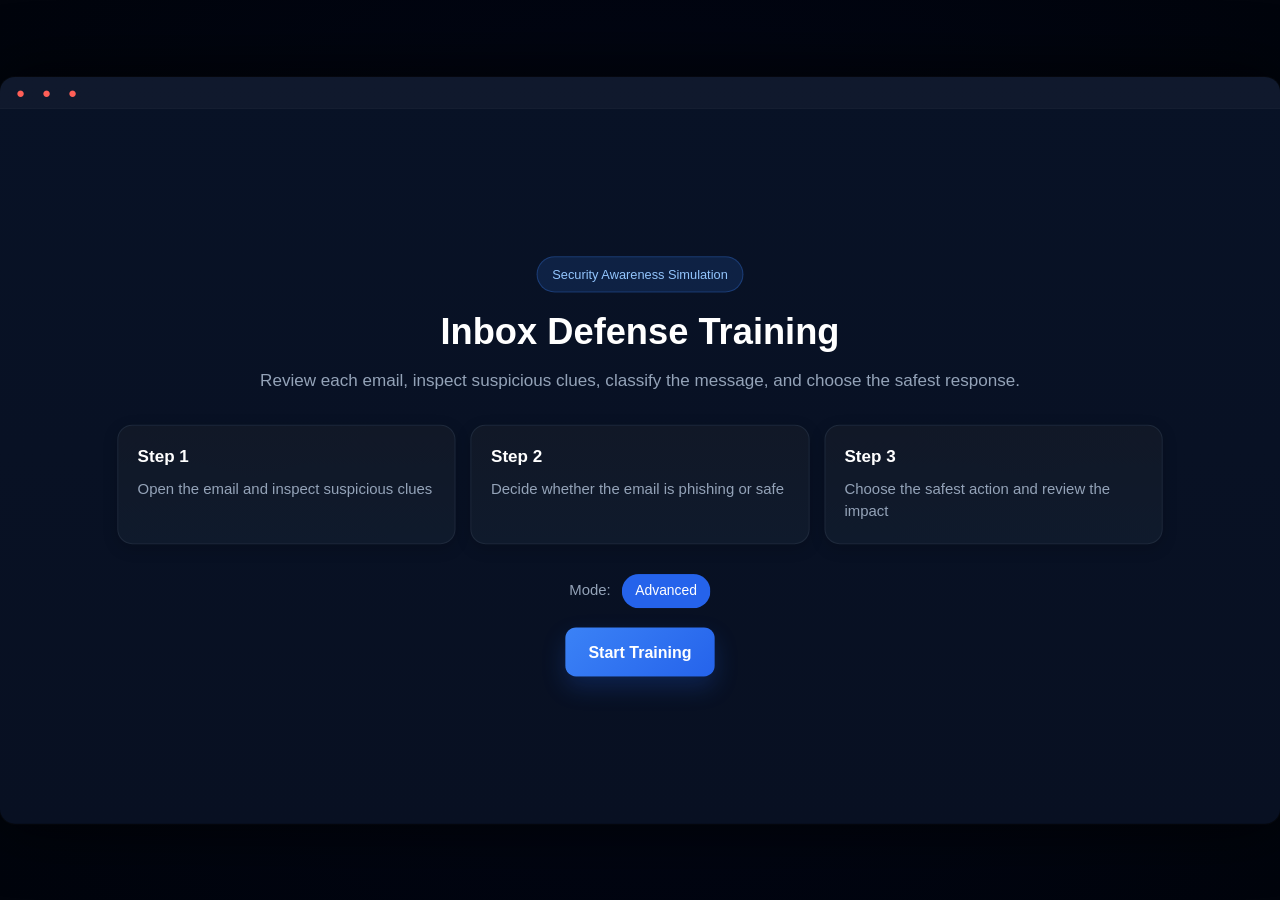
<file: index.html>
<!DOCTYPE html>
<html lang="en">
<head>
  <meta charset="UTF-8">
  <meta name="viewport" content="width=device-width, initial-scale=1.0">
  <title>BountyPlay - Inbox Defense Training</title>
  <link rel="stylesheet" href="css/email.css">
</head>
<body>

  <div class="vm-container">

    <!-- ================= BRIEFING SCREEN ================= -->
    <div id="briefingScreen" class="screen active">
      <div class="center-box">
        <div class="brief-badge">Security Awareness Simulation</div>
        <h1>Inbox Defense Training</h1>
        <p>Review each email, inspect suspicious clues, classify the message, and choose the safest response.</p>

        <div class="brief-points">
          <div class="brief-card">
            <strong>Step 1</strong>
            <span>Open the email and inspect suspicious clues</span>
          </div>
          <div class="brief-card">
            <strong>Step 2</strong>
            <span>Decide whether the email is phishing or safe</span>
          </div>
          <div class="brief-card">
            <strong>Step 3</strong>
            <span>Choose the safest action and review the impact</span>
          </div>
        </div>

        <div class="difficulty-row">
          <span class="difficulty-label">Mode:</span>
          <span class="difficulty-chip active">Advanced</span>
        </div>

        <button class="primary-btn" onclick="startTraining()">Start Training</button>
      </div>
    </div>

    <!-- ================= GAME SCREEN ================= -->
    <div id="gameScreen" class="screen">
      <div id="tutorialOverlay"></div>

      <div id="tutorialModal" class="tutorial-modal">
        <div class="tutorial-box">📩 Check this email first</div>
      </div>

      <div class="topbar">
        <img src="image/logo1.png" alt="BountyPlay Logo" class="logo-small">

        <div class="hud">
          <span>Score: <b id="score">0</b></span>
          <span>Progress: <b id="progress">1/5</b></span>
          <span>Mistakes: <b id="mistakes">0/4</b></span>
        </div>
      </div>

      <div class="mail-layout">
        <div class="sidebar">
          <div class="compose-btn">✏️ Compose</div>

          <div class="menu">
            <div class="menu-item active">📥 Inbox <span>5</span></div>
            <div class="menu-item">⭐ Starred</div>
            <div class="menu-item">🕒 Snoozed</div>
            <div class="menu-item">📤 Sent</div>
            <div class="menu-item">📄 Drafts</div>
            <div class="menu-item">🗑 Trash</div>
          </div>

          <div class="upgrade">Awareness Mode</div>
        </div>

        <div class="mail-content">
          <div class="gmail-topbar">
            <input type="text" placeholder="Search mail" readonly>
          </div>

          <div class="gmail-tabs">
            <span class="active">Primary</span>
            <span>Promotions</span>
            <span>Social</span>
          </div>

          <div class="progress-wrap">
            <div class="progress-bar">
              <div id="progressFill"></div>
            </div>
          </div>

          <!-- ===== EMAIL LIST ===== -->
          <div id="emailList" class="email-list">
            <div id="firstEmail" class="email-item clickable-mail unread" onclick="openEmail(0)">
              <span class="sender">Google</span>
              <span class="subject">Security Alert: Suspicious Sign-in Attempt</span>
              <span class="time">Now</span>
            </div>

            <div class="email-item clickable-mail unread" onclick="openEmail(1)">
              <span class="sender">Security Bank</span>
              <span class="subject">Account Verification Required</span>
              <span class="time">Now</span>
            </div>

            <div class="email-item clickable-mail unread" onclick="openEmail(2)">
              <span class="sender">CEO Office</span>
              <span class="subject">Urgent request before my meeting</span>
              <span class="time">8:54 AM</span>
            </div>

            <div class="email-item clickable-mail unread" onclick="openEmail(3)">
              <span class="sender">FlashExpress</span>
              <span class="subject">Your parcel is on hold</span>
              <span class="time">8:22 AM</span>
            </div>

            <div class="email-item clickable-mail unread" onclick="openEmail(4)">
              <span class="sender">Maya</span>
              <span class="subject">Your transaction receipt</span>
              <span class="time">7:41 AM</span>
            </div>
          </div>

          <!-- ===== EMAIL VIEW ===== -->
          <div id="emailView" style="display:none;">
            <div class="gmail-email-top">
              <button class="back-btn" onclick="goBack()">←</button>
              <button class="analyze-btn" onclick="openDecisionModal()">Analyze Email</button>
              <button class="report-btn" onclick="quickReport()">🚨 Report Phishing</button>
            </div>

            <h1 id="emailSubject" class="gmail-subject"></h1>

            <div class="gmail-sender-row">
              <div class="gmail-avatar">👤</div>

              <div class="gmail-sender-info">
                <strong id="emailSender"></strong>
                <span class="gmail-to">to me</span>
              </div>

              <div class="gmail-time" id="emailTimestamp">Just now</div>
            </div>

            <div id="emailBody" class="gmail-body"></div>
          </div>
        </div>
      </div>
    </div>

    <!-- ================= DECISION MODAL ================= -->
    <div id="decisionModal" class="modal">
      <div class="modal-box decision-box">
        <h3>Analyze This Email</h3>
        <p class="decision-subtext">Classify the email, then choose the safest response.</p>

        <div class="decision-section">
          <label class="decision-label">1. Is this email phishing or safe?</label>
          <div class="decision-grid">
            <button id="classifyPhishingBtn" class="choice-btn" onclick="setClassification('phishing')">Phishing</button>
            <button id="classifySafeBtn" class="choice-btn" onclick="setClassification('safe')">Safe</button>
          </div>
        </div>

        <div class="decision-section">
          <label class="decision-label">2. What would you do?</label>
          <div class="decision-grid action-grid">
            <button id="actionReportBtn" class="choice-btn" onclick="setAction('report')">Report</button>
            <button id="actionDeleteBtn" class="choice-btn" onclick="setAction('delete')">Delete</button>
            <button id="actionKeepBtn" class="choice-btn" onclick="setAction('keep')">Keep</button>
            <button id="actionReplyBtn" class="choice-btn" onclick="setAction('reply')">Reply</button>
          </div>
        </div>

        <div class="modal-actions">
          <button class="secondary-btn" onclick="closeDecisionModal()">Cancel</button>
          <button class="primary-btn" onclick="submitDecision()">Submit Decision</button>
        </div>
      </div>
    </div>

    <!-- ================= SAFE FAKE LOGIN SIMULATION ================= -->
    <div id="loginSimModal" class="modal">
      <div class="modal-box login-sim-box">
        <div class="brief-badge danger-badge">Simulation Only</div>
        <h3>Credential Harvesting Simulation</h3>
        <p>This page represents a fake login page often used in phishing attacks. This simulator does not store any input.</p>

        <div class="login-sim-card">
          <label>Email</label>
          <input id="simEmail" type="email" placeholder="you@example.com">
          <label>Password</label>
          <input id="simPassword" type="password" placeholder="Enter password">
        </div>

        <div class="modal-actions">
          <button class="secondary-btn" onclick="closeLoginSim()">Go Back</button>
          <button class="danger-btn" onclick="submitLoginSim()">Sign In</button>
        </div>
      </div>
    </div>

    <!-- ================= FEEDBACK MODAL ================= -->
    <div id="feedbackModal" class="modal">
      <div class="modal-box">
        <div id="feedbackBadge" class="feedback-badge">Feedback</div>
        <h3 id="feedbackTitle"></h3>
        <p id="feedbackText"></p>

        <div class="feedback-meta">
          <div>
            <span class="meta-label">Impact</span>
            <strong id="feedbackImpact"></strong>
          </div>
          <div>
            <span class="meta-label">Clues Found</span>
            <strong id="feedbackClues"></strong>
          </div>
        </div>

        <button class="primary-btn" onclick="nextEmail()">Continue</button>
      </div>
    </div>

    <!-- ================= BREACH SCREEN ================= -->
    <div id="breachScreen" class="screen">
      <div class="center-box">
        <div class="brief-badge danger-badge">Security Incident</div>
        <h2>⚠️ You interacted with a phishing email</h2>
        <p>This simulation shows how a single unsafe action can lead to business impact.</p>

        <div class="breach-box">
          <p>Possible consequences:</p>
          <ul>
            <li>Credentials exposed to attackers</li>
            <li>Account compromise and unauthorized access</li>
            <li>Internal lateral movement or data theft</li>
            <li>Additional phishing sent from your account</li>
          </ul>
        </div>

        <button class="primary-btn" onclick="showFinalDashboard()">Continue to Results</button>
      </div>
    </div>

    <!-- ================= DASHBOARD SCREEN ================= -->
    <div id="dashboardScreen" class="screen">
      <div class="center-box results-box">
        <div class="brief-badge">Training Complete</div>
        <h2>Your Results</h2>

        <div class="results-hero">
          <div class="result-main-card">
            <span class="result-label">Final Score</span>
            <h3 id="finalScore">0</h3>
          </div>
          <div class="result-main-card">
            <span class="result-label">Accuracy</span>
            <h3 id="accuracy">0%</h3>
          </div>
          <div class="result-main-card">
            <span class="result-label">Risk Level</span>
            <h3 id="risk">-</h3>
          </div>
        </div>

        <div class="results-grid">
          <div class="result-card">
            <span class="result-label">Correct Classifications</span>
            <strong id="correctClassifications">0</strong>
          </div>
          <div class="result-card">
            <span class="result-label">Safe Reports</span>
            <strong id="safeReports">0</strong>
          </div>
          <div class="result-card">
            <span class="result-label">Risky Actions</span>
            <strong id="riskyActions">0</strong>
          </div>
          <div class="result-card">
            <span class="result-label">False Positives</span>
            <strong id="falsePositives">0</strong>
          </div>
          <div class="result-card">
            <span class="result-label">Clues Found</span>
            <strong id="cluesFound">0</strong>
          </div>
          <div class="result-card">
            <span class="result-label">Emails Reviewed</span>
            <strong id="emailsReviewed">0</strong>
          </div>
        </div>

        <div class="results-grid secondary-results">
          <div class="result-card">
            <span class="result-label">Behavior Profile</span>
            <strong id="behaviorProfile">-</strong>
          </div>
          <div class="result-card">
            <span class="result-label">Unsafe Escalations</span>
            <strong id="unsafeEscalations">0</strong>
          </div>
          <div class="result-card">
            <span class="result-label">Breach Triggered</span>
            <strong id="breachTriggered">No</strong>
          </div>
        </div>

        <p id="coachSummary" class="coach-summary"></p>

        <button class="primary-btn" onclick="location.reload()">Restart Training</button>
      </div>
    </div>

  </div>

  <script src="js/script.js"></script>
</body>
</html>
</file>
<file: css/email.css>
/* =========================================================
   BOUNTYPLAY - FULL ENTERPRISE UI STYLESHEET
   email.css
   ========================================================= */

/* =========================================================
   001. RESET
   ========================================================= */
* {
  margin: 0;
  padding: 0;
  box-sizing: border-box;
  font-family: 'Segoe UI', sans-serif;
}

*::before,
*::after {
  box-sizing: border-box;
}

/* =========================================================
   002. ROOT TOKENS
   ========================================================= */
:root {
  --bg-page: #020617;
  --bg-window: #0b1120;
  --bg-window-soft: #0f172a;
  --bg-panel: #111827;
  --bg-panel-2: #1e293b;
  --bg-panel-3: #243247;
  --bg-hover: rgba(30, 41, 59, 0.6);
  --bg-input: #111827;
  --bg-card: #111827;
  --bg-card-soft: #162133;
  --bg-success: #22c55e;
  --bg-danger: #ef4444;
  --bg-warning: #f59e0b;
  --bg-info: #3b82f6;

  --text-main: #e2e8f0;
  --text-strong: #ffffff;
  --text-soft: #cbd5e1;
  --text-muted: #94a3b8;
  --text-faint: #64748b;

  --border-main: #1e293b;
  --border-soft: rgba(148, 163, 184, 0.12);
  --border-strong: rgba(148, 163, 184, 0.22);

  --blue-1: #60a5fa;
  --blue-2: #3b82f6;
  --blue-3: #2563eb;
  --blue-4: #1d4ed8;

  --red-1: #f87171;
  --red-2: #ef4444;
  --red-3: #dc2626;
  --red-4: #b91c1c;

  --green-1: #86efac;
  --green-2: #22c55e;
  --green-3: #16a34a;

  --yellow-1: #fcd34d;
  --yellow-2: #f59e0b;

  --shadow-sm: 0 4px 14px rgba(0, 0, 0, 0.18);
  --shadow-md: 0 12px 28px rgba(0, 0, 0, 0.35);
  --shadow-lg: 0 18px 40px rgba(0, 0, 0, 0.45);
  --shadow-xl: 0 30px 60px rgba(0, 0, 0, 0.7);

  --radius-xs: 6px;
  --radius-sm: 10px;
  --radius-md: 12px;
  --radius-lg: 14px;
  --radius-xl: 18px;
  --radius-pill: 999px;

  --transition-fast: 0.18s ease;
  --transition-base: 0.24s ease;
  --transition-slow: 0.32s ease;
}

/* =========================================================
   003. HTML / BODY
   ========================================================= */
html,
body {
  height: 100%;
  background: radial-gradient(circle at center, #020617 0%, #01040c 100%);
}

body {
  display: block;
  overflow: hidden;
  color: var(--text-main);
  letter-spacing: 0;
  line-height: 1.4;
}

/* =========================================================
   004. VM WRAPPER
   ========================================================= */
#vmWrapper {
  position: fixed;
  inset: 0;
  overflow: hidden;
}

/* =========================================================
   005. SCREEN / WINDOW
   ========================================================= */
.screen {
  width: 1200px;
  height: 700px;
  position: absolute;
  top: 0;
  left: 0;
  transform-origin: top left;

  background: linear-gradient(180deg, #081226 0%, #081022 100%);
  border-radius: var(--radius-lg);
  box-shadow:
    0 0 0 1px rgba(255,255,255,0.02),
    0 0 60px rgba(0,0,0,0.82);

  overflow: hidden;
  display: none;
  flex-direction: column;
  transition:
    transform var(--transition-base),
    top var(--transition-base),
    left var(--transition-base);
}

.screen.active {
  display: flex;
}

.screen::before {
  content: '';
  display: block;
  height: 30px;
  background: rgba(255,255,255,0.03);
  border-bottom: 1px solid rgba(255,255,255,0.02);
  flex-shrink: 0;
}

.screen::after {
  content: '● ● ●';
  position: absolute;
  top: 6px;
  left: 15px;
  letter-spacing: 6px;
  color: #ff5f57;
  font-size: 14px;
  pointer-events: none;
}

/* =========================================================
   006. GENERIC TYPOGRAPHY
   ========================================================= */
h1,
h2,
h3,
h4,
h5,
h6 {
  color: var(--text-strong);
  font-weight: 700;
}

p {
  color: var(--text-soft);
  line-height: 1.7;
}

strong {
  color: var(--text-strong);
  font-weight: 700;
}

small {
  color: var(--text-muted);
}

/* =========================================================
   007. CENTER / HERO CONTAINERS
   ========================================================= */
.center-box {
  margin: auto;
  width: min(980px, 94%);
  text-align: center;
}

.results-box {
  width: min(1020px, 94%);
}

.center-box h1,
.center-box h2 {
  font-size: 34px;
  line-height: 1.2;
  margin-bottom: 12px;
}

.center-box p {
  color: var(--text-muted);
}

.center-box .primary-btn,
.center-box button {
  margin-top: 18px;
}

/* =========================================================
   008. BADGES / CHIPS
   ========================================================= */
.brief-badge {
  display: inline-block;
  margin-bottom: 16px;
  padding: 8px 14px;
  border-radius: var(--radius-pill);
  font-size: 12px;
  border: 1px solid rgba(59,130,246,0.28);
  background: rgba(59,130,246,0.15);
  color: #93c5fd;
}

.danger-badge {
  border-color: rgba(239,68,68,0.26);
  background: rgba(239,68,68,0.16);
  color: #fca5a5;
}

.success-badge {
  border-color: rgba(34,197,94,0.25);
  background: rgba(34,197,94,0.16);
  color: #86efac;
}

.warning-badge {
  border-color: rgba(245,158,11,0.24);
  background: rgba(245,158,11,0.16);
  color: #fcd34d;
}

.difficulty-row {
  margin-top: 8px;
  display: flex;
  justify-content: center;
  align-items: center;
  gap: 10px;
}

.difficulty-label {
  color: var(--text-muted);
  font-size: 14px;
}

.difficulty-chip {
  padding: 6px 12px;
  border-radius: var(--radius-pill);
  background: var(--bg-panel-2);
  color: var(--text-soft);
  font-size: 13px;
  border: 1px solid var(--border-soft);
}

.difficulty-chip.active {
  background: var(--blue-3);
  color: white;
  border-color: transparent;
}

/* =========================================================
   009. BRIEFING CARDS
   ========================================================= */
.brief-points {
  display: grid;
  grid-template-columns: repeat(3, 1fr);
  gap: 14px;
  margin: 28px 0;
}

.brief-card {
  background: linear-gradient(180deg, #111827 0%, #0f1a2c 100%);
  border: 1px solid var(--border-main);
  border-radius: var(--radius-lg);
  padding: 18px;
  text-align: left;
  box-shadow: var(--shadow-sm);
}

.brief-card strong {
  display: block;
  margin-bottom: 8px;
  color: var(--text-strong);
}

.brief-card span {
  display: block;
  color: var(--text-muted);
  font-size: 14px;
  line-height: 1.55;
}

/* =========================================================
   010. BUTTON SYSTEM
   ========================================================= */
button,
.primary-btn,
.secondary-btn,
.danger-btn,
.choice-btn,
.compose-btn,
.analyze-btn,
.back-btn,
.report-btn,
.modal-box button,
.center-box button {
  border: none;
  cursor: pointer;
  transition:
    background var(--transition-fast),
    transform var(--transition-fast),
    box-shadow var(--transition-fast),
    opacity var(--transition-fast);
  outline: none;
}

button:focus-visible,
.primary-btn:focus-visible,
.secondary-btn:focus-visible,
.danger-btn:focus-visible,
.choice-btn:focus-visible,
.compose-btn:focus-visible,
.analyze-btn:focus-visible,
.back-btn:focus-visible,
.report-btn:focus-visible {
  box-shadow: 0 0 0 3px rgba(59,130,246,0.35);
}

.primary-btn,
.center-box button {
  display: inline-flex;
  align-items: center;
  justify-content: center;
  gap: 8px;
  min-height: 46px;
  padding: 12px 22px;
  border-radius: var(--radius-sm);
  background: linear-gradient(135deg, var(--blue-2), var(--blue-3));
  color: #fff;
  font-weight: 700;
  font-size: 15px;
  box-shadow: 0 10px 22px rgba(37,99,235,0.22);
}

.primary-btn:hover,
.center-box button:hover {
  background: linear-gradient(135deg, var(--blue-3), var(--blue-4));
  transform: translateY(-1px);
  box-shadow: 0 14px 28px rgba(37,99,235,0.3);
}

.secondary-btn {
  min-height: 44px;
  padding: 12px 18px;
  border-radius: var(--radius-sm);
  background: var(--bg-panel-2);
  color: var(--text-main);
  font-weight: 600;
  font-size: 14px;
}

.secondary-btn:hover {
  background: #334155;
}

.danger-btn {
  min-height: 44px;
  padding: 12px 18px;
  border-radius: var(--radius-sm);
  background: linear-gradient(135deg, var(--red-2), var(--red-3));
  color: white;
  font-weight: 700;
  font-size: 14px;
}

.danger-btn:hover {
  background: linear-gradient(135deg, var(--red-3), var(--red-4));
}

.choice-btn {
  min-height: 46px;
  padding: 12px 14px;
  border-radius: var(--radius-sm);
  background: var(--bg-panel-2);
  color: var(--text-main);
  font-weight: 700;
  font-size: 14px;
  border: 1px solid transparent;
}

.choice-btn:hover {
  background: #334155;
}

.choice-btn.selected {
  background: linear-gradient(135deg, var(--blue-2), var(--blue-3));
  color: white;
  box-shadow: inset 0 0 0 1px rgba(255,255,255,0.08);
}

.compose-btn {
  width: 100%;
  min-height: 56px;
  background: linear-gradient(180deg, #1f2d43 0%, #18263b 100%);
  padding: 14px 18px;
  border-radius: 18px;
  font-weight: 600;
  margin-bottom: 20px;
  text-align: center;
  color: var(--text-main);
  border: 1px solid var(--border-soft);
  box-shadow: var(--shadow-sm);
}

.compose-btn:hover {
  background: linear-gradient(180deg, #27354d 0%, #1f3049 100%);
}

.back-btn,
.analyze-btn,
.report-btn {
  display: inline-flex;
  align-items: center;
  justify-content: center;
  gap: 6px;
  min-height: 40px;
  padding: 0 16px;
  border-radius: 12px;
  font-weight: 700;
  font-size: 13px;
}

.back-btn {
  background: var(--bg-panel-2);
  color: var(--text-main);
}

.back-btn:hover {
  background: #334155;
}

.analyze-btn {
  background: linear-gradient(135deg, var(--blue-2), var(--blue-3));
  color: #fff;
}

.analyze-btn:hover {
  background: linear-gradient(135deg, var(--blue-3), var(--blue-4));
}

.report-btn {
  background: linear-gradient(135deg, var(--red-2), var(--red-3));
  color: #fff;
}

.report-btn:hover {
  background: linear-gradient(135deg, var(--red-3), var(--red-4));
}

/* =========================================================
   011. TOPBAR
   ========================================================= */
.topbar {
  height: 60px;
  background: rgba(2, 6, 23, 0.86);
  display: flex;
  justify-content: space-between;
  align-items: center;
  padding: 0 24px;
  border-bottom: 1px solid var(--border-main);
  flex-shrink: 0;
}

.logo-small {
  width: 120px;
  object-fit: contain;
}

.hud {
  display: flex;
  gap: 24px;
  font-size: 14px;
  color: var(--text-muted);
}

.hud b {
  color: var(--text-strong);
}

/* =========================================================
   012. APP LAYOUT
   ========================================================= */
.mail-layout {
  display: flex;
  flex: 1;
  min-height: 0;
}

.sidebar {
  width: 260px;
  background: linear-gradient(180deg, rgba(2,6,23,0.95) 0%, rgba(2,9,26,0.98) 100%);
  color: var(--text-main);
  padding: 18px 20px;
  display: flex;
  flex-direction: column;
  justify-content: space-between;
  border-right: 1px solid var(--border-main);
}

.menu {
  flex: 1;
  overflow-y: auto;
  padding-top: 4px;
}

.menu::-webkit-scrollbar {
  width: 6px;
}

.menu::-webkit-scrollbar-thumb {
  background: #334155;
  border-radius: 999px;
}

/* =========================================================
   013. SIDEBAR ITEMS
   ========================================================= */
.menu-item {
  padding: 13px 14px;
  border-radius: 14px;
  display: flex;
  justify-content: space-between;
  align-items: center;
  margin-bottom: 6px;
  font-size: 14px;
  color: var(--text-muted);
  transition: background var(--transition-fast), color var(--transition-fast);
}

.menu-item.active {
  background: linear-gradient(180deg, #27354d 0%, #1f2f47 100%);
  color: var(--text-strong);
  font-weight: 700;
  box-shadow: var(--shadow-sm);
}

.menu-item:hover {
  background: var(--bg-hover);
  color: var(--text-main);
}

.menu-item span {
  color: var(--text-muted);
}

.upgrade {
  background: linear-gradient(180deg, #1f2d43 0%, #18263b 100%);
  padding: 14px;
  border-radius: 16px;
  text-align: center;
  margin-top: 14px;
  color: #93c5fd;
  font-size: 14px;
  border: 1px solid var(--border-soft);
  box-shadow: var(--shadow-sm);
}

/* =========================================================
   014. CONTENT AREA
   ========================================================= */
.mail-content {
  flex: 1;
  display: flex;
  flex-direction: column;
  min-height: 0;
  background: linear-gradient(180deg, rgba(8,18,38,0.92) 0%, rgba(5,14,32,0.96) 100%);
}

/* =========================================================
   015. SEARCH BAR
   ========================================================= */
.gmail-topbar {
  padding: 14px 20px 10px;
}

.gmail-topbar input {
  width: 100%;
  height: 46px;
  padding: 0 18px;
  border-radius: var(--radius-pill);
  border: 1px solid var(--border-main);
  background: linear-gradient(180deg, #1c2940 0%, #1a263a 100%);
  color: var(--text-main);
  font-size: 14px;
  outline: none;
  box-shadow: inset 0 0 0 1px rgba(255,255,255,0.01);
}

.gmail-topbar input::placeholder {
  color: var(--text-faint);
}

.gmail-topbar input:focus {
  border-color: rgba(59,130,246,0.45);
  box-shadow: 0 0 0 3px rgba(59,130,246,0.14);
}

/* =========================================================
   016. GMAIL TABS
   ========================================================= */
.gmail-tabs {
  display: flex;
  gap: 24px;
  padding: 0 20px 10px;
  border-bottom: 1px solid var(--border-main);
  margin-bottom: 6px;
}

.gmail-tabs span {
  color: var(--text-muted);
  cursor: pointer;
  font-size: 15px;
  line-height: 1;
  padding: 4px 0 10px;
  transition: color var(--transition-fast), border var(--transition-fast);
}

.gmail-tabs .active {
  color: var(--blue-1);
  border-bottom: 2px solid var(--blue-2);
}

/* =========================================================
   017. PROGRESS BAR
   ========================================================= */
.progress-wrap {
  padding: 8px 20px 8px;
}

.progress-bar {
  width: 100%;
  height: 8px;
  background: #1e293b;
  border-radius: 999px;
  overflow: hidden;
}

#progressFill {
  width: 0%;
  height: 100%;
  background: linear-gradient(90deg, var(--blue-2), var(--blue-1));
  transition: width 0.3s ease;
}

/* =========================================================
   018. EMAIL LIST
   ========================================================= */
.email-list {
  flex: 1;
  overflow-y: auto;
  min-height: 0;
}

.email-list::-webkit-scrollbar {
  width: 6px;
}

.email-list::-webkit-scrollbar-thumb {
  background: #334155;
  border-radius: 999px;
}

.email-item {
  display: grid;
  grid-template-columns: 180px minmax(0, 1fr) 80px;
  align-items: center;
  gap: 0;
  padding: 18px 20px;
  border-bottom: 1px solid var(--border-main);
  transition: background var(--transition-fast), opacity var(--transition-fast);
  cursor: pointer;
}

.email-item:hover {
  background: var(--bg-hover);
}

.email-item.unread {
  font-weight: 700;
  border-left: 4px solid var(--blue-2);
  padding-left: 16px;
}

.email-item.read {
  opacity: 0.58;
}

#firstEmail {
  position: relative;
  z-index: 10;
  box-shadow: 0 0 0 2px var(--blue-1), 0 0 25px rgba(96,165,250,0.4);
  animation: pulseHighlight 1.5s infinite;
}

.sender {
  font-weight: 700;
  color: var(--text-strong);
  white-space: nowrap;
  overflow: hidden;
  text-overflow: ellipsis;
}

.subject {
  padding: 0 14px;
  color: var(--text-soft);
  white-space: nowrap;
  overflow: hidden;
  text-overflow: ellipsis;
}

.time {
  text-align: right;
  font-size: 12px;
  color: var(--text-muted);
  white-space: nowrap;
}

/* =========================================================
   019. EMAIL VIEW WRAPPER
   ========================================================= */
#emailView {
  flex: 1;
  overflow-y: auto;
  padding: 24px 28px 32px;
}

#emailView::-webkit-scrollbar {
  width: 6px;
}

#emailView::-webkit-scrollbar-thumb {
  background: #334155;
  border-radius: 999px;
}

/* =========================================================
   020. EMAIL ACTION ROW
   ========================================================= */
.gmail-email-top {
  position: sticky;
  top: 0;
  background: linear-gradient(180deg, rgba(11,17,32,0.98) 0%, rgba(11,17,32,0.92) 100%);
  padding-bottom: 14px;
  display: flex;
  gap: 10px;
  z-index: 4;
  flex-wrap: wrap;
}

/* =========================================================
   021. EMAIL HEADERS
   ========================================================= */
.gmail-subject {
  font-size: 28px;
  font-weight: 800;
  margin: 10px 0 18px;
  color: var(--text-strong);
  line-height: 1.2;
}

.gmail-sender-row {
  display: flex;
  align-items: flex-start;
  justify-content: space-between;
  gap: 14px;
  margin-bottom: 8px;
}

.gmail-avatar {
  width: 42px;
  height: 42px;
  background: linear-gradient(180deg, #1e293b 0%, #162133 100%);
  border-radius: 50%;
  display: flex;
  align-items: center;
  justify-content: center;
  flex-shrink: 0;
  border: 1px solid var(--border-main);
}

.gmail-sender-info {
  flex: 1;
  margin-left: 10px;
}

.gmail-sender-info strong {
  display: inline;
  font-size: 16px;
  color: var(--text-strong);
  word-break: break-word;
}

.gmail-to,
.gmail-time {
  font-size: 12px;
  color: var(--text-muted);
}

.gmail-to {
  margin-left: 6px;
}

.gmail-time {
  margin-top: 2px;
  white-space: nowrap;
}

/* =========================================================
   022. EMAIL BODY
   ========================================================= */
.gmail-body {
  margin-top: 20px;
  line-height: 1.95;
  color: #e5e7eb;
  font-size: 15px;
  max-width: 780px;
}

.gmail-body p {
  margin-bottom: 14px;
}

.gmail-body a {
  color: var(--blue-1);
  text-decoration: none;
}

.gmail-body a:hover {
  text-decoration: underline;
}

/* =========================================================
   023. ATTACHMENT BLOCK
   ========================================================= */
.attachment {
  background: linear-gradient(180deg, #111827 0%, #0e1727 100%);
  border: 1px solid var(--border-main);
  padding: 14px;
  border-radius: 12px;
  margin: 18px 0;
  display: flex;
  align-items: center;
  gap: 12px;
  box-shadow: var(--shadow-sm);
}

.file-icon {
  font-size: 22px;
}

.file-info b {
  color: var(--text-strong);
}

.file-info span {
  display: block;
  margin-top: 4px;
  font-size: 12px;
  color: var(--text-muted);
}

/* =========================================================
   024. CLUE STATES
   ========================================================= */
.clickable,
.clue {
  cursor: pointer;
  color: inherit;
}

.clicked {
  background: var(--bg-success) !important;
  color: white !important;
  border-radius: 6px;
  padding: 1px 4px;
}

.wrong {
  background: var(--bg-danger) !important;
  color: white !important;
  border-radius: 6px;
  padding: 1px 4px;
}

/* =========================================================
   025. MODAL OVERLAY
   ========================================================= */
.modal {
  position: fixed;
  inset: 0;
  display: none;
  justify-content: center;
  align-items: center;
  background: rgba(2, 6, 23, 0.76);
  z-index: 50;
  padding: 20px;
  backdrop-filter: blur(2px);
}

.modal-box {
  background: linear-gradient(180deg, #111827 0%, #0f1a2c 100%);
  border: 1px solid var(--border-main);
  width: min(560px, 100%);
  border-radius: 18px;
  padding: 26px;
  box-shadow: var(--shadow-lg);
}

.modal-box h3 {
  font-size: 24px;
  margin-bottom: 10px;
  line-height: 1.2;
}

.modal-box p {
  color: var(--text-muted);
  line-height: 1.75;
}

.modal-actions {
  display: flex;
  justify-content: flex-end;
  gap: 10px;
  margin-top: 22px;
}

/* =========================================================
   026. DECISION MODAL
   ========================================================= */
.decision-box {
  text-align: left;
}

.decision-subtext {
  margin-bottom: 18px;
}

.decision-section {
  margin-top: 18px;
}

.decision-label {
  display: block;
  margin-bottom: 10px;
  color: var(--text-main);
  font-weight: 700;
  font-size: 14px;
}

.decision-grid {
  display: grid;
  grid-template-columns: repeat(2, 1fr);
  gap: 10px;
}

.action-grid {
  grid-template-columns: repeat(2, 1fr);
}

/* =========================================================
   027. LOGIN SIMULATION
   ========================================================= */
.login-sim-box {
  text-align: left;
}

.login-sim-card {
  margin-top: 18px;
  background: linear-gradient(180deg, #0b1120 0%, #0b1524 100%);
  border: 1px solid var(--border-main);
  border-radius: 14px;
  padding: 18px;
}

.login-sim-card label {
  display: block;
  margin-bottom: 8px;
  color: var(--text-soft);
  font-size: 14px;
  font-weight: 600;
}

.login-sim-card input {
  width: 100%;
  margin-bottom: 14px;
  padding: 12px 14px;
  border-radius: 10px;
  border: 1px solid #334155;
  background: #111827;
  color: #fff;
  outline: none;
  transition: border var(--transition-fast), box-shadow var(--transition-fast);
}

.login-sim-card input:focus {
  border-color: rgba(59,130,246,0.42);
  box-shadow: 0 0 0 3px rgba(59,130,246,0.14);
}

/* =========================================================
   028. FEEDBACK MODAL
   ========================================================= */
.feedback-badge {
  display: inline-block;
  margin-bottom: 12px;
  background: rgba(34, 197, 94, 0.16);
  color: var(--green-1);
  border: 1px solid rgba(34, 197, 94, 0.25);
  padding: 6px 12px;
  border-radius: var(--radius-pill);
  font-size: 12px;
}

.feedback-badge.warn {
  background: rgba(245, 158, 11, 0.16);
  color: var(--yellow-1);
  border-color: rgba(245, 158, 11, 0.24);
}

.feedback-badge.danger {
  background: rgba(239, 68, 68, 0.16);
  color: #fca5a5;
  border-color: rgba(239, 68, 68, 0.24);
}

.feedback-meta {
  margin: 18px 0 6px;
  display: grid;
  grid-template-columns: repeat(2, 1fr);
  gap: 14px;
}

.feedback-meta div {
  background: linear-gradient(180deg, #0b1120 0%, #0c1626 100%);
  border: 1px solid var(--border-main);
  border-radius: 12px;
  padding: 12px;
}

.meta-label {
  display: block;
  font-size: 12px;
  color: var(--text-muted);
  margin-bottom: 6px;
}

/* =========================================================
   029. TUTORIAL OVERLAY / LABEL
   ========================================================= */
#tutorialOverlay {
  position: absolute;
  inset: 0;
  background: rgba(2, 6, 23, 0.72);
  z-index: 5;
  display: none;
  pointer-events: none;
}

.tutorial-modal {
  position: absolute;
  z-index: 10;
  display: none;
}

.tutorial-box {
  background: linear-gradient(180deg, #1b2740 0%, #182337 100%);
  border: 1px solid var(--border-main);
  box-shadow: var(--shadow-md);
  color: var(--text-strong);
  border-radius: 12px;
  padding: 10px 16px;
  font-size: 13px;
  font-weight: 700;
  animation: fadeIn 0.25s ease;
}

/* =========================================================
   030. BREACH SCREEN
   ========================================================= */
.breach-box {
  margin: 20px auto;
  background: linear-gradient(180deg, #111827 0%, #0f1a2c 100%);
  border: 1px solid var(--border-main);
  padding: 22px;
  border-radius: 14px;
  text-align: left;
  max-width: 560px;
  box-shadow: var(--shadow-sm);
}

.breach-box p {
  color: var(--text-main);
  margin-bottom: 10px;
  font-weight: 700;
}

.breach-box ul {
  padding-left: 22px;
  color: var(--text-soft);
  line-height: 1.9;
}

/* =========================================================
   031. RESULTS / DASHBOARD
   ========================================================= */
.results-box {
  width: min(980px, 94%);
}

.results-hero {
  display: grid;
  grid-template-columns: repeat(3, 1fr);
  gap: 16px;
  margin: 24px 0 18px;
}

.result-main-card,
.result-card {
  background: linear-gradient(180deg, #1b2740 0%, #1a2537 100%);
  border: 1px solid var(--border-main);
  border-radius: 18px;
  padding: 20px;
  box-shadow: var(--shadow-sm);
}

.result-main-card h3 {
  margin-top: 10px;
  font-size: 30px;
  line-height: 1.1;
}

.result-label {
  font-size: 12px;
  text-transform: uppercase;
  letter-spacing: 0.05em;
  color: var(--text-muted);
}

.results-grid {
  display: grid;
  grid-template-columns: repeat(3, 1fr);
  gap: 16px;
  margin-bottom: 16px;
}

.result-card strong {
  display: block;
  margin-top: 10px;
  font-size: 24px;
  color: var(--text-strong);
  line-height: 1.1;
}

.coach-summary {
  margin: 10px auto 18px;
  max-width: 760px;
  color: var(--text-soft);
  font-size: 15px;
  line-height: 1.8;
}

/* =========================================================
   032. ANIMATIONS
   ========================================================= */
@keyframes pulseHighlight {
  0% {
    box-shadow: 0 0 0 2px var(--blue-1), 0 0 10px rgba(96,165,250,0.32);
  }
  50% {
    box-shadow: 0 0 0 3px var(--blue-1), 0 0 24px rgba(96,165,250,0.65);
  }
  100% {
    box-shadow: 0 0 0 2px var(--blue-1), 0 0 10px rgba(96,165,250,0.32);
  }
}

@keyframes fadeIn {
  from {
    opacity: 0;
    transform: translateY(10px);
  }
  to {
    opacity: 1;
    transform: translateY(0);
  }
}

/* =========================================================
   033. SCROLLBARS
   ========================================================= */
::-webkit-scrollbar {
  width: 6px;
  height: 6px;
}

::-webkit-scrollbar-thumb {
  background: #334155;
  border-radius: 999px;
}

/* =========================================================
   034. UTILITIES - DISPLAY
   ========================================================= */
.u-hidden {
  display: none !important;
}

.u-flex {
  display: flex !important;
}

.u-grid {
  display: grid !important;
}

.u-block {
  display: block !important;
}

.u-inline-flex {
  display: inline-flex !important;
}

/* =========================================================
   035. UTILITIES - FLEX
   ========================================================= */
.u-items-center {
  align-items: center !important;
}

.u-items-start {
  align-items: flex-start !important;
}

.u-items-end {
  align-items: flex-end !important;
}

.u-justify-center {
  justify-content: center !important;
}

.u-justify-between {
  justify-content: space-between !important;
}

.u-justify-start {
  justify-content: flex-start !important;
}

.u-flex-col {
  flex-direction: column !important;
}

.u-flex-wrap {
  flex-wrap: wrap !important;
}

/* =========================================================
   036. UTILITIES - GAP
   ========================================================= */
.u-gap-1 { gap: 4px !important; }
.u-gap-2 { gap: 8px !important; }
.u-gap-3 { gap: 12px !important; }
.u-gap-4 { gap: 16px !important; }
.u-gap-5 { gap: 20px !important; }
.u-gap-6 { gap: 24px !important; }

/* =========================================================
   037. UTILITIES - MARGIN
   ========================================================= */
.mt-0 { margin-top: 0 !important; }
.mt-1 { margin-top: 4px !important; }
.mt-2 { margin-top: 8px !important; }
.mt-3 { margin-top: 12px !important; }
.mt-4 { margin-top: 16px !important; }
.mt-5 { margin-top: 20px !important; }
.mt-6 { margin-top: 24px !important; }
.mt-7 { margin-top: 28px !important; }
.mt-8 { margin-top: 32px !important; }

.mb-0 { margin-bottom: 0 !important; }
.mb-1 { margin-bottom: 4px !important; }
.mb-2 { margin-bottom: 8px !important; }
.mb-3 { margin-bottom: 12px !important; }
.mb-4 { margin-bottom: 16px !important; }
.mb-5 { margin-bottom: 20px !important; }
.mb-6 { margin-bottom: 24px !important; }
.mb-7 { margin-bottom: 28px !important; }
.mb-8 { margin-bottom: 32px !important; }

.ml-0 { margin-left: 0 !important; }
.ml-1 { margin-left: 4px !important; }
.ml-2 { margin-left: 8px !important; }
.ml-3 { margin-left: 12px !important; }
.ml-4 { margin-left: 16px !important; }

.mr-0 { margin-right: 0 !important; }
.mr-1 { margin-right: 4px !important; }
.mr-2 { margin-right: 8px !important; }
.mr-3 { margin-right: 12px !important; }
.mr-4 { margin-right: 16px !important; }

/* =========================================================
   038. UTILITIES - PADDING
   ========================================================= */
.p-0 { padding: 0 !important; }
.p-1 { padding: 4px !important; }
.p-2 { padding: 8px !important; }
.p-3 { padding: 12px !important; }
.p-4 { padding: 16px !important; }
.p-5 { padding: 20px !important; }
.p-6 { padding: 24px !important; }
.p-7 { padding: 28px !important; }
.p-8 { padding: 32px !important; }

.pt-0 { padding-top: 0 !important; }
.pt-1 { padding-top: 4px !important; }
.pt-2 { padding-top: 8px !important; }
.pt-3 { padding-top: 12px !important; }
.pt-4 { padding-top: 16px !important; }
.pt-5 { padding-top: 20px !important; }
.pt-6 { padding-top: 24px !important; }

.pb-0 { padding-bottom: 0 !important; }
.pb-1 { padding-bottom: 4px !important; }
.pb-2 { padding-bottom: 8px !important; }
.pb-3 { padding-bottom: 12px !important; }
.pb-4 { padding-bottom: 16px !important; }
.pb-5 { padding-bottom: 20px !important; }
.pb-6 { padding-bottom: 24px !important; }

.pl-0 { padding-left: 0 !important; }
.pl-1 { padding-left: 4px !important; }
.pl-2 { padding-left: 8px !important; }
.pl-3 { padding-left: 12px !important; }
.pl-4 { padding-left: 16px !important; }
.pl-5 { padding-left: 20px !important; }

.pr-0 { padding-right: 0 !important; }
.pr-1 { padding-right: 4px !important; }
.pr-2 { padding-right: 8px !important; }
.pr-3 { padding-right: 12px !important; }
.pr-4 { padding-right: 16px !important; }
.pr-5 { padding-right: 20px !important; }

/* =========================================================
   039. UTILITIES - WIDTH / HEIGHT
   ========================================================= */
.w-full { width: 100% !important; }
.h-full { height: 100% !important; }
.max-w-sm { max-width: 320px !important; }
.max-w-md { max-width: 480px !important; }
.max-w-lg { max-width: 640px !important; }
.max-w-xl { max-width: 768px !important; }

/* =========================================================
   040. UTILITIES - TEXT
   ========================================================= */
.text-center { text-align: center !important; }
.text-left { text-align: left !important; }
.text-right { text-align: right !important; }

.text-main { color: var(--text-main) !important; }
.text-strong { color: var(--text-strong) !important; }
.text-soft { color: var(--text-soft) !important; }
.text-muted { color: var(--text-muted) !important; }
.text-faint { color: var(--text-faint) !important; }
.text-blue { color: var(--blue-1) !important; }
.text-red { color: var(--red-1) !important; }
.text-green { color: var(--green-1) !important; }
.text-yellow { color: var(--yellow-1) !important; }

.fw-400 { font-weight: 400 !important; }
.fw-500 { font-weight: 500 !important; }
.fw-600 { font-weight: 600 !important; }
.fw-700 { font-weight: 700 !important; }
.fw-800 { font-weight: 800 !important; }

.fs-12 { font-size: 12px !important; }
.fs-13 { font-size: 13px !important; }
.fs-14 { font-size: 14px !important; }
.fs-15 { font-size: 15px !important; }
.fs-16 { font-size: 16px !important; }
.fs-18 { font-size: 18px !important; }
.fs-20 { font-size: 20px !important; }
.fs-24 { font-size: 24px !important; }
.fs-28 { font-size: 28px !important; }

/* =========================================================
   041. UTILITIES - BORDER / RADIUS / SHADOW
   ========================================================= */
.rounded-sm { border-radius: var(--radius-sm) !important; }
.rounded-md { border-radius: var(--radius-md) !important; }
.rounded-lg { border-radius: var(--radius-lg) !important; }
.rounded-xl { border-radius: var(--radius-xl) !important; }
.rounded-pill { border-radius: var(--radius-pill) !important; }

.border-main { border: 1px solid var(--border-main) !important; }
.border-soft { border: 1px solid var(--border-soft) !important; }
.border-strong { border: 1px solid var(--border-strong) !important; }

.shadow-sm { box-shadow: var(--shadow-sm) !important; }
.shadow-md { box-shadow: var(--shadow-md) !important; }
.shadow-lg { box-shadow: var(--shadow-lg) !important; }

/* =========================================================
   042. UTILITIES - BACKGROUND
   ========================================================= */
.bg-panel { background: var(--bg-panel) !important; }
.bg-panel-2 { background: var(--bg-panel-2) !important; }
.bg-card { background: var(--bg-card) !important; }
.bg-success { background: var(--bg-success) !important; }
.bg-danger { background: var(--bg-danger) !important; }
.bg-warning { background: var(--bg-warning) !important; }
.bg-info { background: var(--bg-info) !important; }

/* =========================================================
   043. RESPONSIVE FALLBACK
   ========================================================= */
@media (max-width: 768px) {
  .screen {
    width: 100%;
    height: 100vh;
    border-radius: 0;
  }

  .mail-layout {
    flex-direction: column;
  }

  .sidebar {
    width: 100%;
    padding: 12px;
  }

  .brief-points,
  .results-hero,
  .results-grid,
  .feedback-meta,
  .decision-grid,
  .action-grid {
    grid-template-columns: 1fr;
  }

  .email-item {
    grid-template-columns: 100px minmax(0, 1fr) 70px;
    padding: 14px 12px;
  }

  .sender {
    font-size: 12px;
  }

  .subject {
    font-size: 12px;
    padding: 0 8px;
  }

  .time {
    font-size: 10px;
  }

  .topbar {
    flex-direction: column;
    align-items: flex-start;
    height: auto;
    gap: 8px;
    padding: 12px 16px;
  }

  .hud {
    gap: 12px;
    font-size: 12px;
    flex-wrap: wrap;
  }

  .gmail-email-top {
    flex-wrap: wrap;
  }

  .gmail-subject {
    font-size: 22px;
  }
}
</file>
